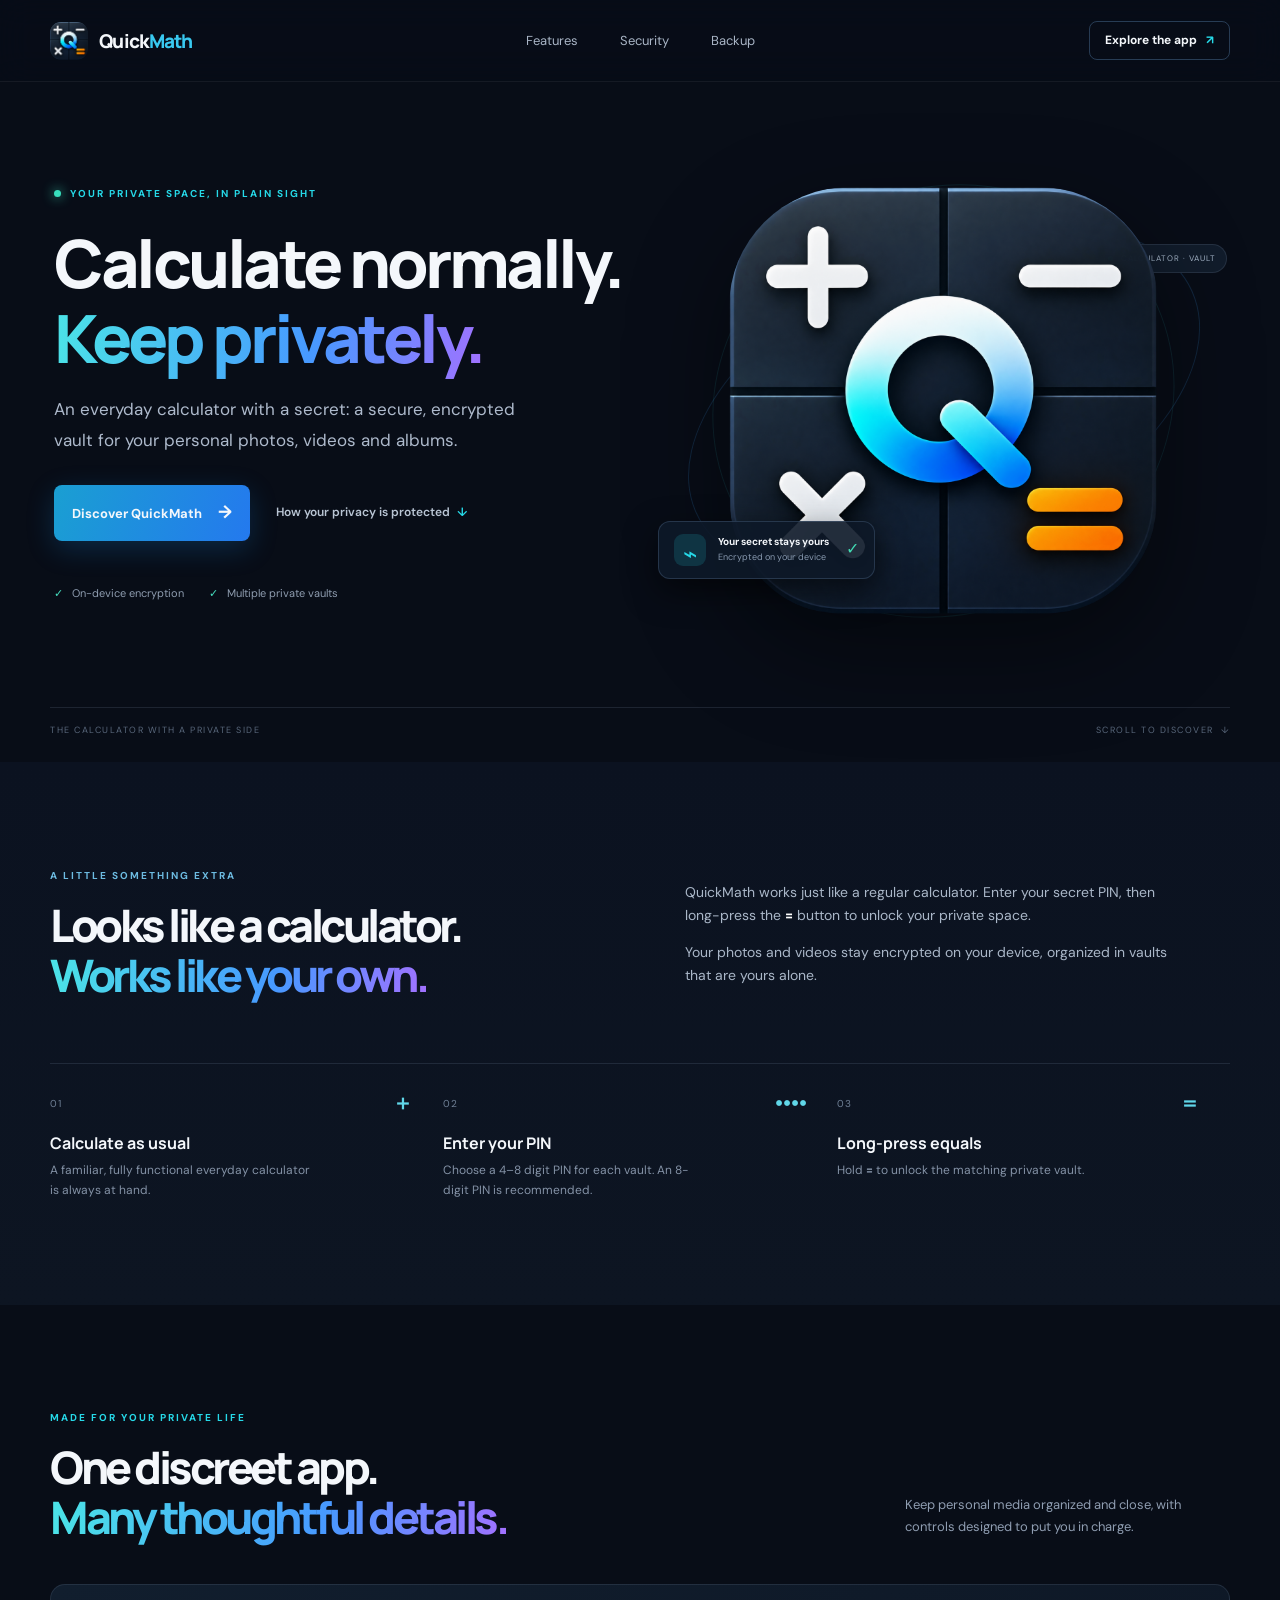
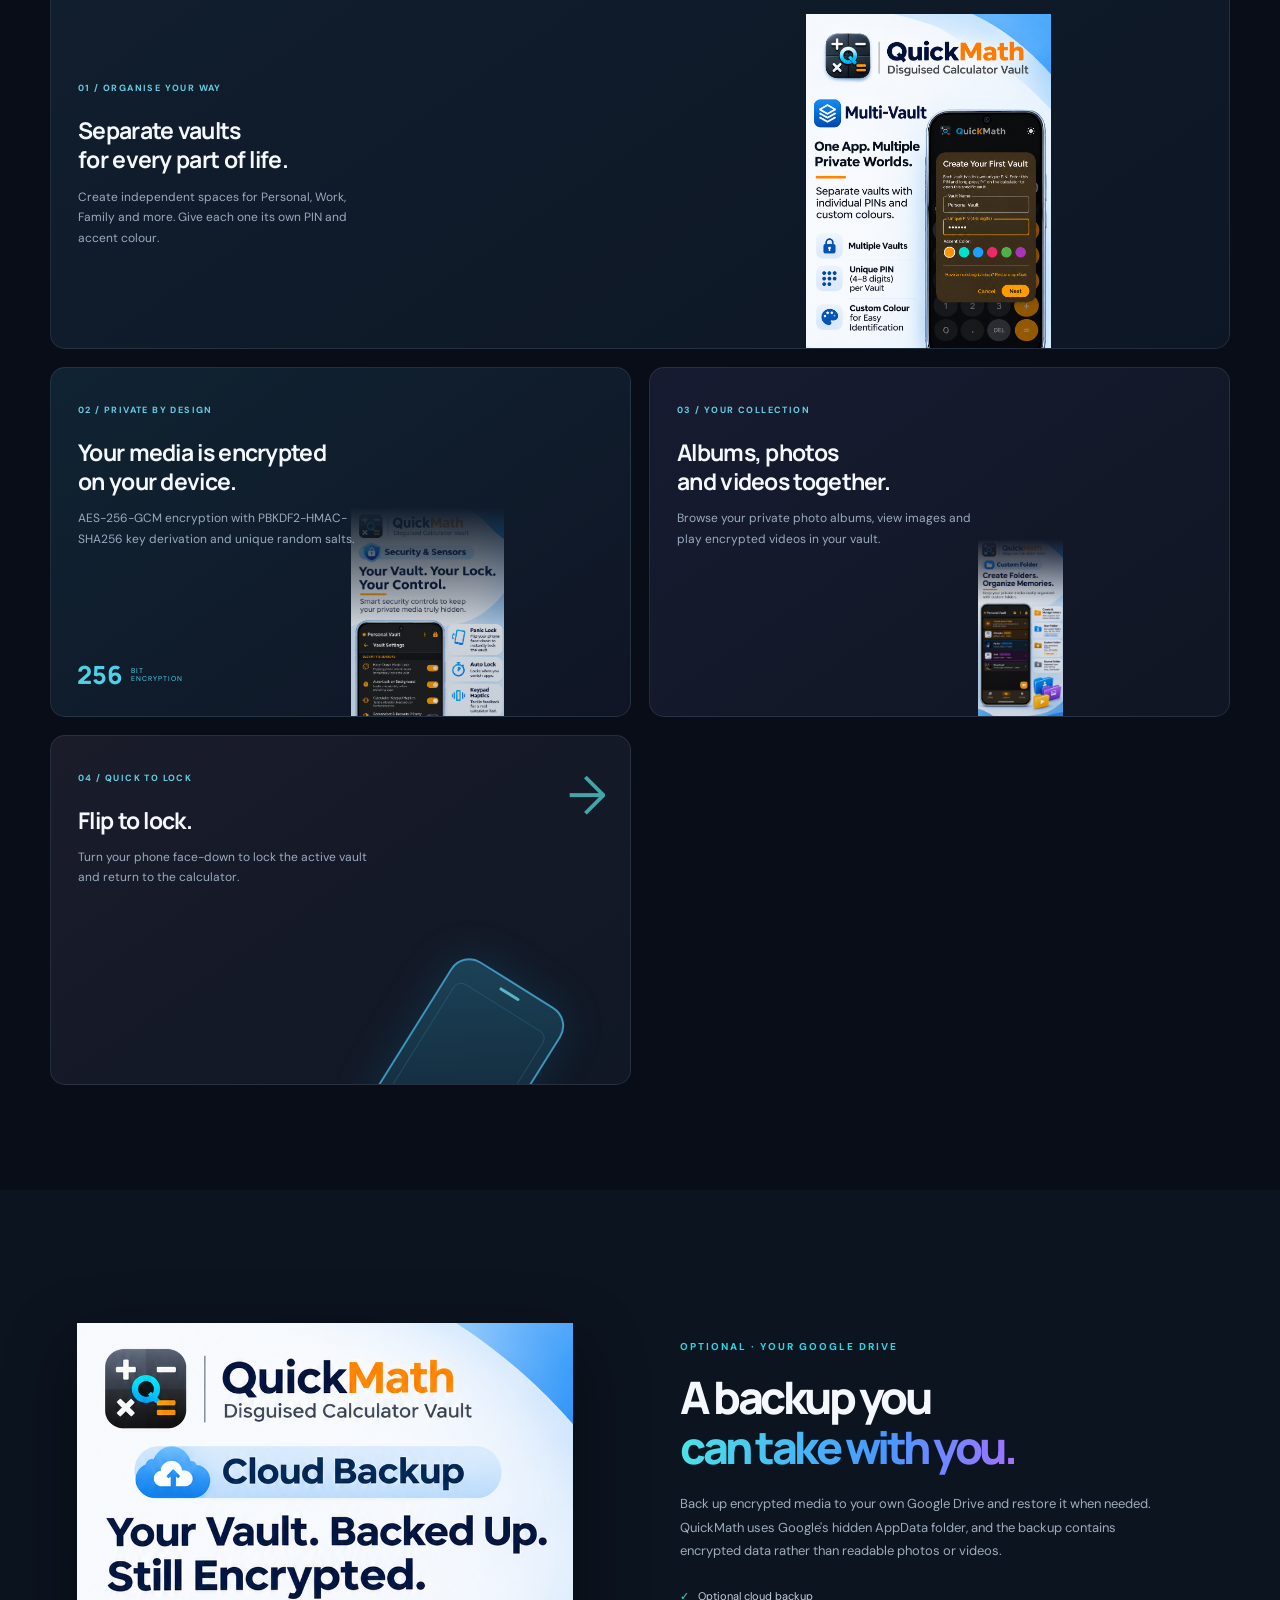
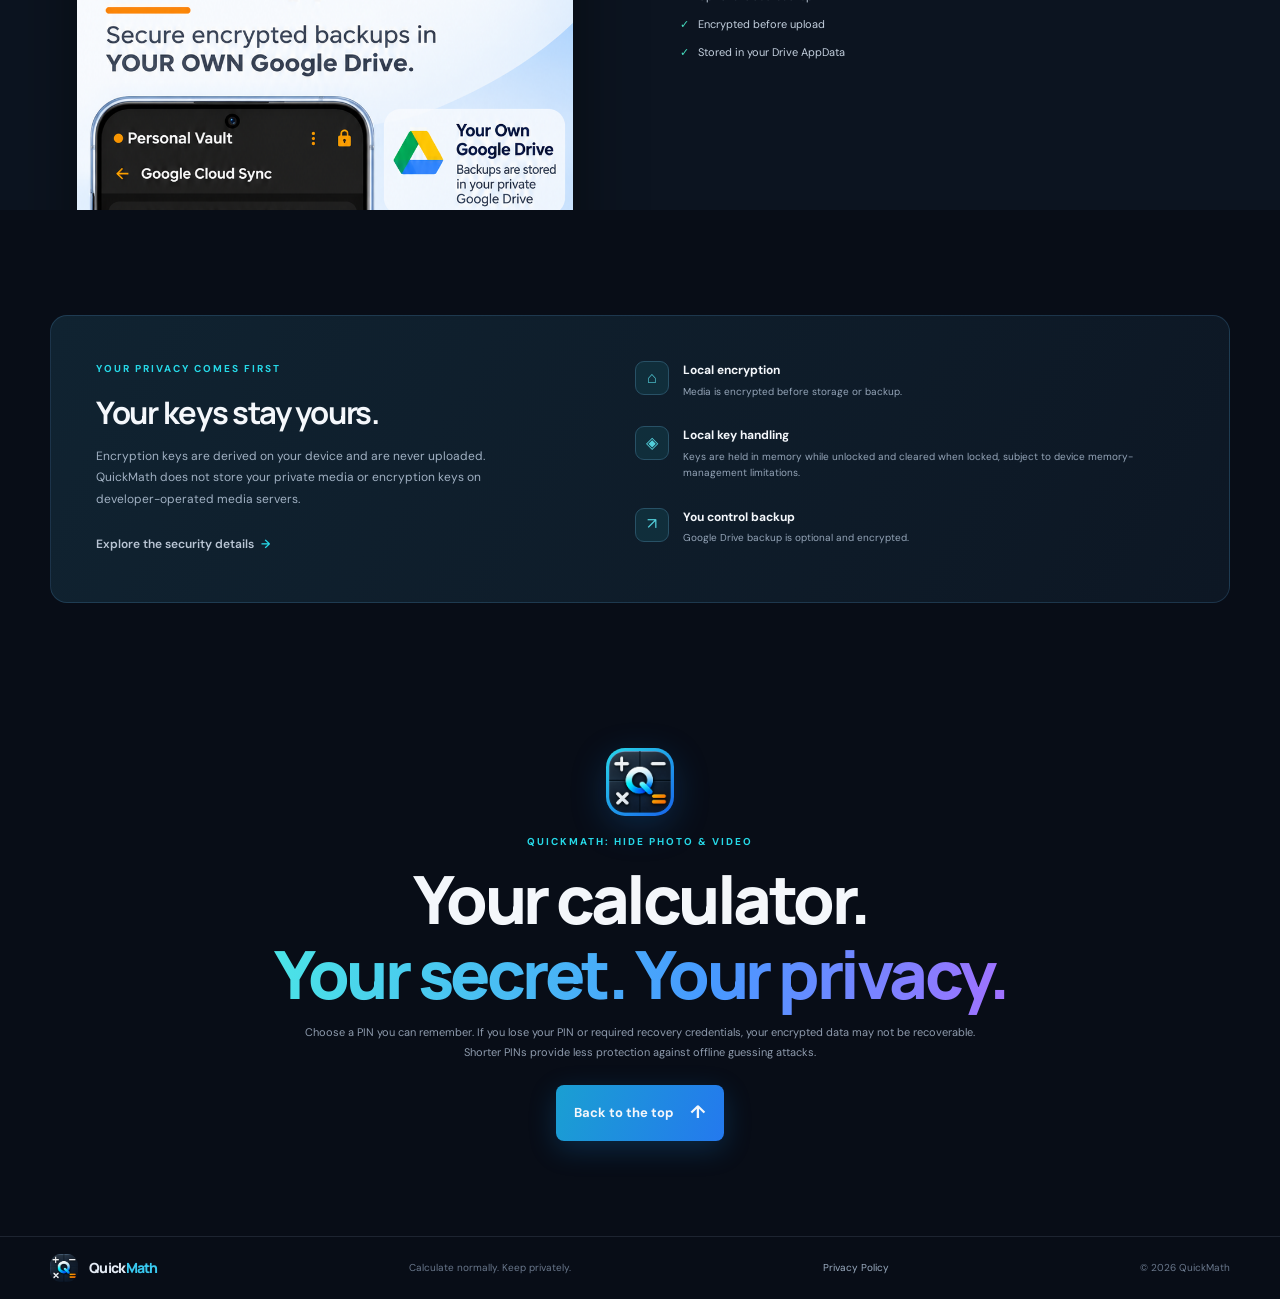
<file: index.html>
<!doctype html>
<html lang="en">
<head>
  <meta charset="utf-8">
  <meta name="viewport" content="width=device-width, initial-scale=1">
  <meta name="theme-color" content="#080d17">
  <meta name="description" content="QuickMath is an everyday calculator with a private, encrypted multi-vault for your photos and videos.">
  <title>QuickMath — Calculate Normally. Keep Privately.</title>
  <link rel="icon" type="image/png" href="Assets/QuickMath_icon.png">
  <link rel="preconnect" href="https://fonts.googleapis.com">
  <link rel="preconnect" href="https://fonts.gstatic.com" crossorigin>
  <link href="https://fonts.googleapis.com/css2?family=DM+Sans:wght@400;500;600;700&family=Manrope:wght@400;500;600;700;800&display=swap" rel="stylesheet">
  <link rel="stylesheet" href="styles.css">
</head>
<body>
  <header class="site-header">
    <a class="brand" href="#top" aria-label="QuickMath home"><img src="Assets/QuickMath_icon.png" alt="" width="42" height="42"><span>Quick<span class="brand-accent">Math</span></span></a>
    <nav aria-label="Main navigation">
      <a href="#features">Features</a><a href="#security">Security</a><a href="#backup">Backup</a>
    </nav>
    <a class="header-cta" href="#how-it-works">Explore the app <span aria-hidden="true">↗</span></a>
  </header>

  <main id="top">
    <section class="hero page-width">
      <div class="hero-copy">
        <div class="eyebrow"><span class="status-dot"></span> YOUR PRIVATE SPACE, IN PLAIN SIGHT</div>
        <h1>Calculate normally.<br><span>Keep privately.</span></h1>
        <p class="hero-lede">An everyday calculator with a secret: a secure, encrypted vault for your personal photos, videos and albums.</p>
        <div class="hero-actions"><a class="button button-primary" href="#how-it-works">Discover QuickMath <span aria-hidden="true">→</span></a><a class="text-link" href="#security">How your privacy is protected <span aria-hidden="true">↓</span></a></div>
        <div class="trust-row"><span><i>✓</i> On-device encryption</span><span><i>✓</i> Multiple private vaults</span></div>
      </div>
      <div class="hero-art" aria-label="QuickMath calculator app icon">
        <div class="orbit orbit-one"></div><div class="orbit orbit-two"></div>
        <div class="hero-glow"></div>
        <img src="Assets/QuickMath_icon.png" alt="QuickMath app icon: a calculator with a magnifying glass" width="520" height="520">
        <div class="floating-note"><span class="note-icon">⌁</span><span><strong>Your secret stays yours</strong><small>Encrypted on your device</small></span><span class="note-check">✓</span></div>
        <div class="tiny-chip"><span class="chip-dot"></span> CALCULATOR · VAULT</div>
      </div>
      <div class="hero-bottom"><span>THE CALCULATOR WITH A PRIVATE SIDE</span><span>SCROLL TO DISCOVER&nbsp; ↓</span></div>
    </section>

    <section class="intro-section section-pad" id="how-it-works">
      <div class="page-width intro-grid">
        <div><div class="eyebrow muted-eyebrow">A LITTLE SOMETHING EXTRA</div><h2>Looks like a calculator.<br><span>Works like your own.</span></h2></div>
        <div class="intro-text"><p>QuickMath works just like a regular calculator. Enter your secret PIN, then long-press the <strong>=</strong> button to unlock your private space.</p><p>Your photos and videos stay encrypted on your device, organized in vaults that are yours alone.</p></div>
      </div>
      <div class="page-width steps">
        <article><span class="step-number">01</span><span class="step-icon">＋</span><h3>Calculate as usual</h3><p>A familiar, fully functional everyday calculator is always at hand.</p></article>
        <article><span class="step-number">02</span><span class="step-icon">••••</span><h3>Enter your PIN</h3><p>Choose a 4–8 digit PIN for each vault. An 8-digit PIN is recommended.</p></article>
        <article><span class="step-number">03</span><span class="step-icon">＝</span><h3>Long-press equals</h3><p>Hold <strong>=</strong> to unlock the matching private vault.</p></article>
      </div>
    </section>

    <section class="features-section section-pad" id="features">
      <div class="page-width">
        <div class="section-heading"><div><div class="eyebrow">MADE FOR YOUR PRIVATE LIFE</div><h2>One discreet app.<br><span>Many thoughtful details.</span></h2></div><p>Keep personal media organized and close, with controls designed to put you in charge.</p></div>
        <div class="feature-grid">
          <article class="feature-card feature-wide"><div class="feature-copy"><span class="feature-kicker">01 / ORGANISE YOUR WAY</span><h3>Separate vaults<br>for every part of life.</h3><p>Create independent spaces for Personal, Work, Family and more. Give each one its own PIN and accent colour.</p></div><img src="Assets/QuickMath Multi-Vault Poster.png" alt="QuickMath multi-vault feature" loading="lazy"></article>
          <article class="feature-card feature-encryption" id="security"><span class="feature-kicker">02 / PRIVATE BY DESIGN</span><h3>Your media is encrypted<br>on your device.</h3><p>AES-256-GCM encryption with PBKDF2-HMAC-SHA256 key derivation and unique random salts.</p><div class="security-stamp"><span>256</span><small>BIT<br>ENCRYPTION</small></div><img src="Assets/QuickMath Vault Security Poster.png" alt="QuickMath vault security" loading="lazy"></article>
          <article class="feature-card feature-organization"><span class="feature-kicker">03 / YOUR COLLECTION</span><h3>Albums, photos<br>and videos together.</h3><p>Browse your private photo albums, view images and play encrypted videos in your vault.</p><img src="Assets/QuickMath Folder Organization Poster.png" alt="Organize private media in QuickMath" loading="lazy"></article>
          <article class="feature-card feature-panic"><span class="feature-kicker">04 / QUICK TO LOCK</span><div class="panic-icon">↘</div><h3>Flip to lock.</h3><p>Turn your phone face-down to lock the active vault and return to the calculator.</p><div class="phone-graphic"><span></span><i></i></div></article>
        </div>
      </div>
    </section>

    <section class="backup-section section-pad" id="backup">
      <div class="page-width backup-grid">
        <div class="backup-art"><div class="backup-orb"></div><img src="Assets/QuickMath Cloud Backup Vault.png" alt="QuickMath encrypted Google Drive backup" loading="lazy"></div>
        <div class="backup-copy"><div class="eyebrow">OPTIONAL · YOUR GOOGLE DRIVE</div><h2>A backup you<br><span>can take with you.</span></h2><p>Back up encrypted media to your own Google Drive and restore it when needed. QuickMath uses Google's hidden AppData folder, and the backup contains encrypted data rather than readable photos or videos.</p><div class="backup-points"><span><i>✓</i> Optional cloud backup</span><span><i>✓</i> Encrypted before upload</span><span><i>✓</i> Stored in your Drive AppData</span></div></div>
      </div>
    </section>

    <section class="privacy-section section-pad">
      <div class="page-width privacy-panel"><div class="privacy-copy"><div class="eyebrow">YOUR PRIVACY COMES FIRST</div><h2>Your keys stay yours.</h2><p>Encryption keys are derived on your device and are never uploaded. QuickMath does not store your private media or encryption keys on developer-operated media servers.</p><a class="text-link" href="#security">Explore the security details <span aria-hidden="true">→</span></a></div><div class="privacy-facts"><div><span class="fact-icon">⌂</span><span><strong>Local encryption</strong><small>Media is encrypted before storage or backup.</small></span></div><div><span class="fact-icon">◈</span><span><strong>Local key handling</strong><small>Keys are held in memory while unlocked and cleared when locked, subject to device memory-management limitations.</small></span></div><div><span class="fact-icon">↗</span><span><strong>You control backup</strong><small>Google Drive backup is optional and encrypted.</small></span></div></div></div>
    </section>

    <section class="closing-section page-width"><div class="closing-icon"><img src="Assets/QuickMath_icon.png" alt="" loading="lazy"></div><div class="eyebrow">QUICKMATH: HIDE PHOTO &amp; VIDEO</div><h2>Your calculator.<br><span>Your secret. Your privacy.</span></h2><p>Choose a PIN you can remember. If you lose your PIN or required recovery credentials, your encrypted data may not be recoverable. Shorter PINs provide less protection against offline guessing attacks.</p><a class="button button-primary" href="#top">Back to the top <span aria-hidden="true">↑</span></a></section>
  </main>
  <footer class="site-footer"><div class="page-width footer-inner"><a class="brand" href="#top"><img src="Assets/QuickMath_icon.png" alt="" width="32" height="32"><span>Quick<span class="brand-accent">Math</span></span></a><span>Calculate normally. Keep privately.</span><a href="privacy-policy.html">Privacy Policy</a><span>© <span id="year">2026</span> QuickMath</span></div></footer>
  <script>document.getElementById('year').textContent = new Date().getFullYear();</script>
</body>
</html>
</file>
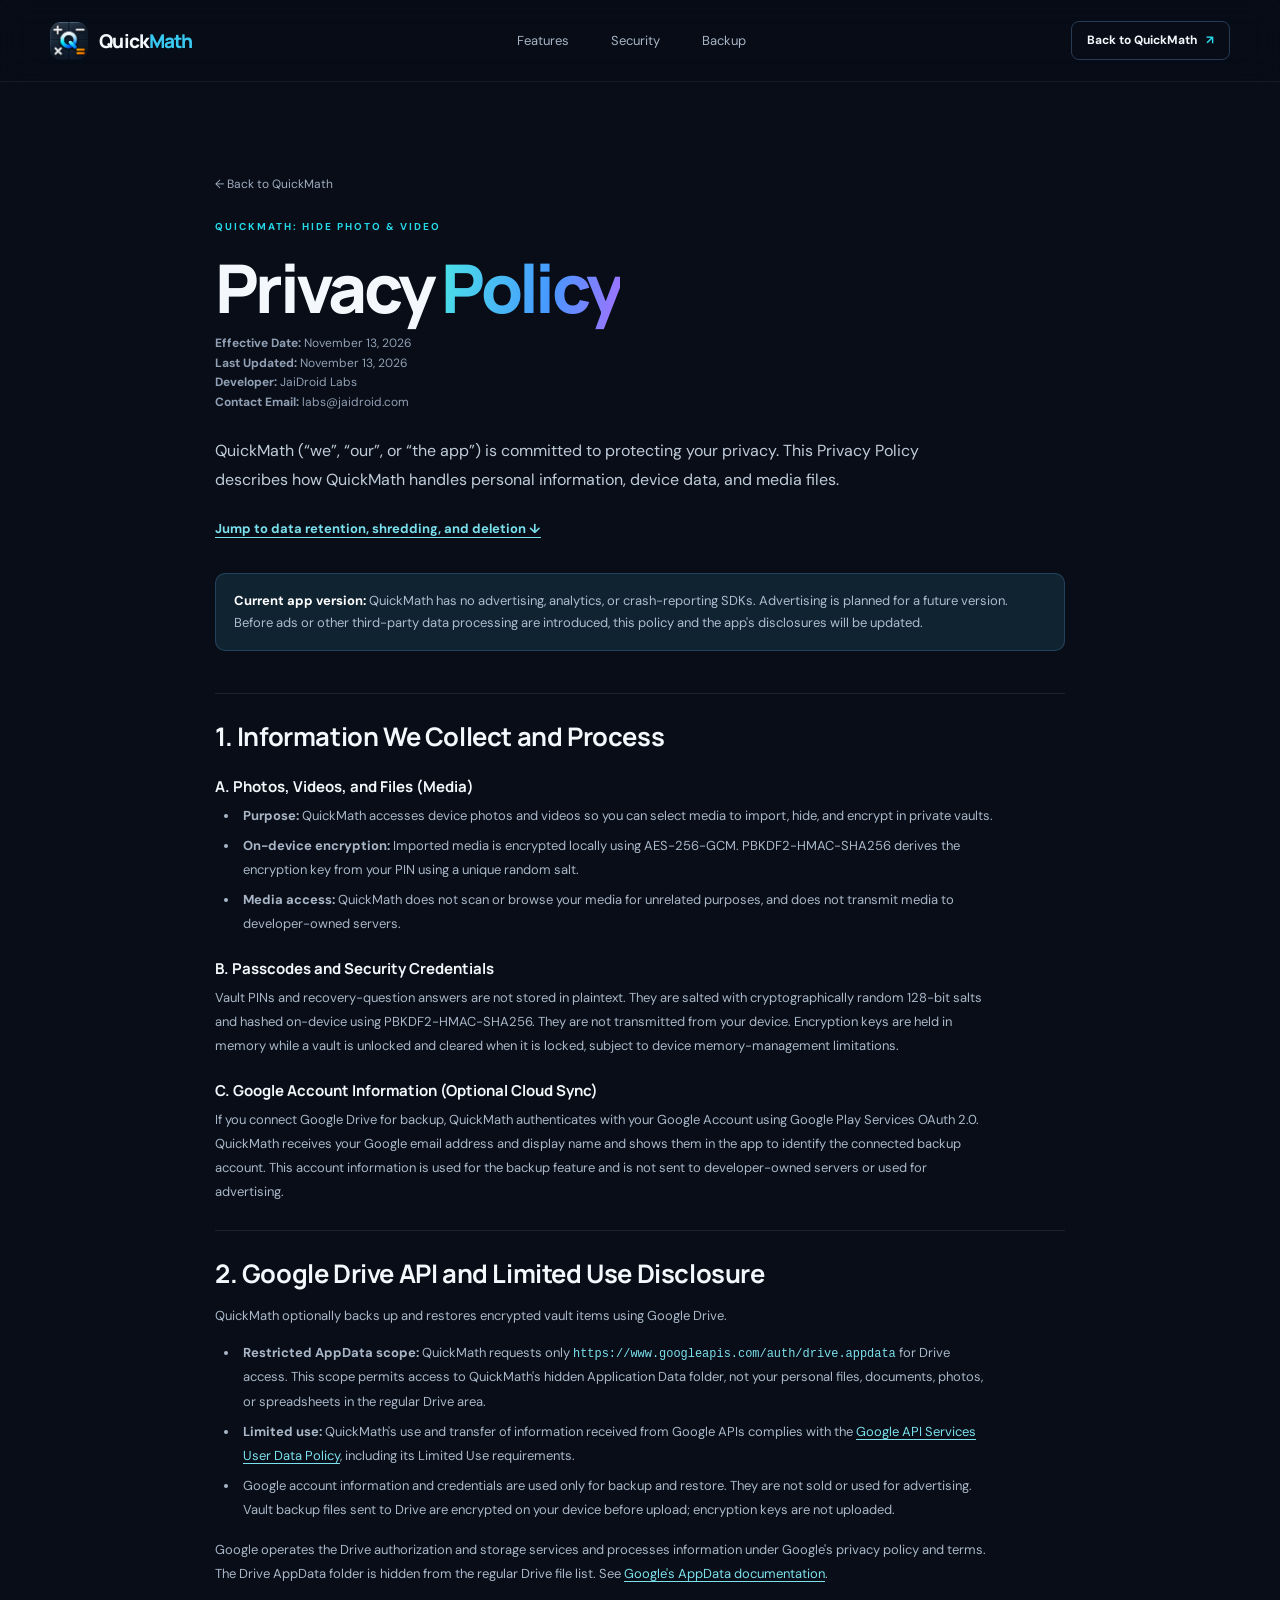
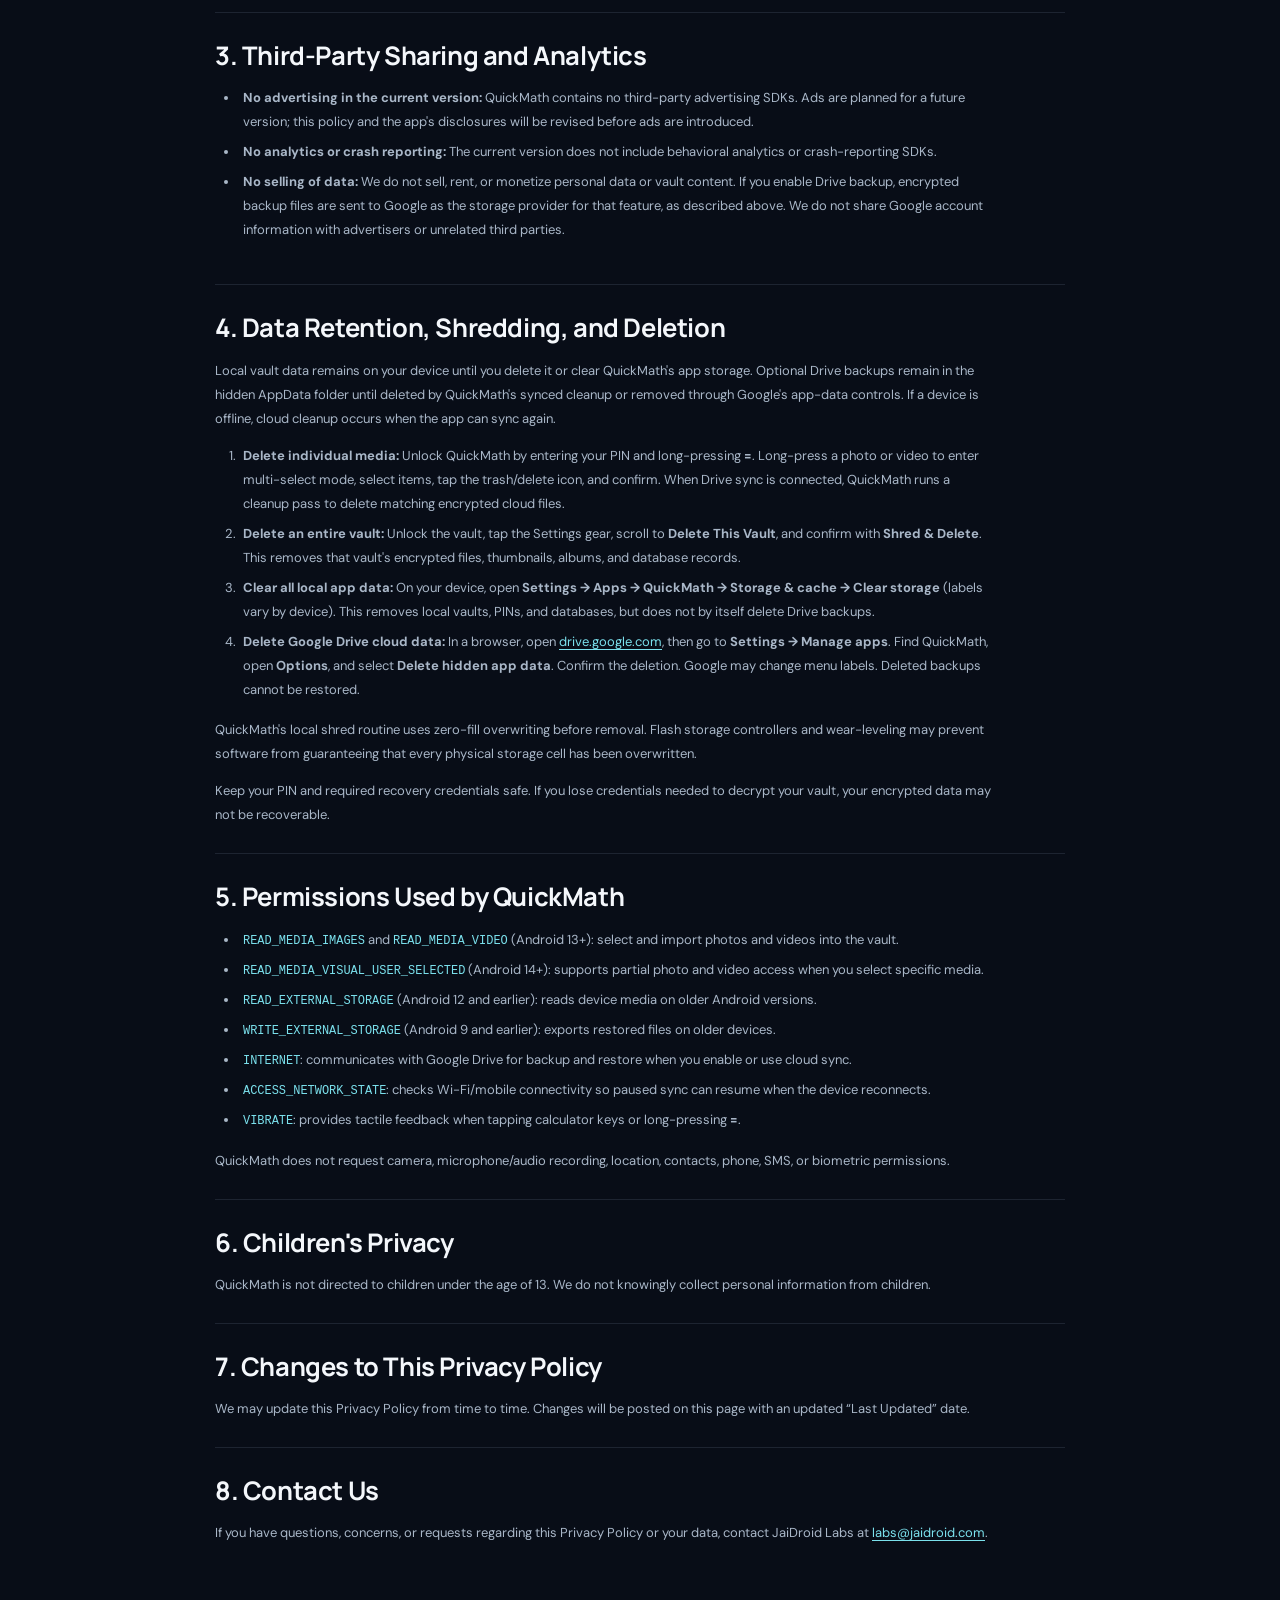
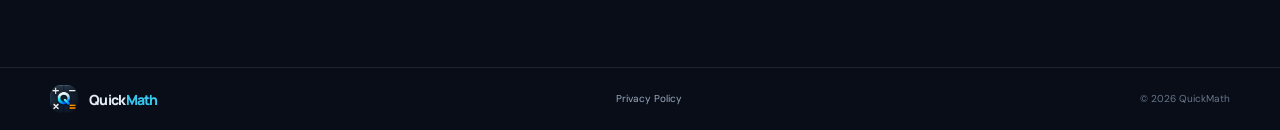
<file: privacy-policy.html>
<!doctype html>
<html lang="en">
<head>
  <meta charset="utf-8">
  <meta name="viewport" content="width=device-width, initial-scale=1">
  <meta name="theme-color" content="#080d17">
  <meta name="description" content="Privacy Policy for QuickMath: Hide Photo & Video, including on-device AES-256-GCM encryption and optional Google Drive backups.">
  <title>Privacy Policy — QuickMath</title>
  <link rel="icon" type="image/png" href="Assets/QuickMath_icon.png">
  <link rel="preconnect" href="https://fonts.googleapis.com">
  <link rel="preconnect" href="https://fonts.gstatic.com" crossorigin>
  <link href="https://fonts.googleapis.com/css2?family=DM+Sans:wght@400;500;600;700&family=Manrope:wght@400;500;600;700;800&display=swap" rel="stylesheet">
  <link rel="stylesheet" href="styles.css">
</head>
<body>
  <header class="site-header">
    <a class="brand" href="index.html" aria-label="QuickMath home"><img src="Assets/QuickMath_icon.png" alt="" width="42" height="42"><span>Quick<span class="brand-accent">Math</span></span></a>
    <nav aria-label="Main navigation"><a href="index.html#features">Features</a><a href="index.html#security">Security</a><a href="index.html#backup">Backup</a></nav>
    <a class="header-cta" href="index.html">Back to QuickMath <span aria-hidden="true">↗</span></a>
  </header>

  <main class="policy-page page-width">
    <a class="policy-back" href="index.html">← Back to QuickMath</a>
    <div class="eyebrow">QUICKMATH: HIDE PHOTO &amp; VIDEO</div>
    <h1>Privacy <span>Policy</span></h1>
    <p class="policy-updated"><strong>Effective Date:</strong> November 13, 2026<br><strong>Last Updated:</strong> November 13, 2026<br><strong>Developer:</strong> JaiDroid Labs<br><strong>Contact Email:</strong> <a href="mailto:labs@jaidroid.com">labs@jaidroid.com</a></p>
    <p class="policy-intro">QuickMath (“we”, “our”, or “the app”) is committed to protecting your privacy. This Privacy Policy describes how QuickMath handles personal information, device data, and media files.</p>
    <p class="policy-jump"><a href="#DataDeletion">Jump to data retention, shredding, and deletion ↓</a></p>

    <div class="policy-notice"><strong>Current app version:</strong> QuickMath has no advertising, analytics, or crash-reporting SDKs. Advertising is planned for a future version. Before ads or other third-party data processing are introduced, this policy and the app's disclosures will be updated.</div>

    <section class="policy-section">
      <h2>1. Information We Collect and Process</h2>
      <h3>A. Photos, Videos, and Files (Media)</h3>
      <ul><li><strong>Purpose:</strong> QuickMath accesses device photos and videos so you can select media to import, hide, and encrypt in private vaults.</li><li><strong>On-device encryption:</strong> Imported media is encrypted locally using AES-256-GCM. PBKDF2-HMAC-SHA256 derives the encryption key from your PIN using a unique random salt.</li><li><strong>Media access:</strong> QuickMath does not scan or browse your media for unrelated purposes, and does not transmit media to developer-owned servers.</li></ul>
      <h3>B. Passcodes and Security Credentials</h3>
      <p>Vault PINs and recovery-question answers are not stored in plaintext. They are salted with cryptographically random 128-bit salts and hashed on-device using PBKDF2-HMAC-SHA256. They are not transmitted from your device. Encryption keys are held in memory while a vault is unlocked and cleared when it is locked, subject to device memory-management limitations.</p>
      <h3>C. Google Account Information (Optional Cloud Sync)</h3>
      <p>If you connect Google Drive for backup, QuickMath authenticates with your Google Account using Google Play Services OAuth 2.0. QuickMath receives your Google email address and display name and shows them in the app to identify the connected backup account. This account information is used for the backup feature and is not sent to developer-owned servers or used for advertising.</p>
    </section>

    <section class="policy-section">
      <h2>2. Google Drive API and Limited Use Disclosure</h2>
      <p>QuickMath optionally backs up and restores encrypted vault items using Google Drive.</p>
      <ul><li><strong>Restricted AppData scope:</strong> QuickMath requests only <code>https://www.googleapis.com/auth/drive.appdata</code> for Drive access. This scope permits access to QuickMath's hidden Application Data folder, not your personal files, documents, photos, or spreadsheets in the regular Drive area.</li><li><strong>Limited use:</strong> QuickMath's use and transfer of information received from Google APIs complies with the <a href="https://developers.google.com/terms/api-services-user-data-policy">Google API Services User Data Policy</a>, including its Limited Use requirements.</li><li>Google account information and credentials are used only for backup and restore. They are not sold or used for advertising. Vault backup files sent to Drive are encrypted on your device before upload; encryption keys are not uploaded.</li></ul>
      <p>Google operates the Drive authorization and storage services and processes information under Google's privacy policy and terms. The Drive AppData folder is hidden from the regular Drive file list. See <a href="https://developers.google.com/workspace/drive/api/guides/appdata">Google's AppData documentation</a>.</p>
    </section>

    <section class="policy-section">
      <h2>3. Third-Party Sharing and Analytics</h2>
      <ul><li><strong>No advertising in the current version:</strong> QuickMath contains no third-party advertising SDKs. Ads are planned for a future version; this policy and the app's disclosures will be revised before ads are introduced.</li><li><strong>No analytics or crash reporting:</strong> The current version does not include behavioral analytics or crash-reporting SDKs.</li><li><strong>No selling of data:</strong> We do not sell, rent, or monetize personal data or vault content. If you enable Drive backup, encrypted backup files are sent to Google as the storage provider for that feature, as described above. We do not share Google account information with advertisers or unrelated third parties.</li></ul>
    </section>

    <section class="policy-section" id="DataDeletion">
      <h2>4. Data Retention, Shredding, and Deletion</h2>
      <p>Local vault data remains on your device until you delete it or clear QuickMath's app storage. Optional Drive backups remain in the hidden AppData folder until deleted by QuickMath's synced cleanup or removed through Google's app-data controls. If a device is offline, cloud cleanup occurs when the app can sync again.</p>
      <ol><li><strong>Delete individual media:</strong> Unlock QuickMath by entering your PIN and long-pressing <strong>=</strong>. Long-press a photo or video to enter multi-select mode, select items, tap the trash/delete icon, and confirm. When Drive sync is connected, QuickMath runs a cleanup pass to delete matching encrypted cloud files.</li><li><strong>Delete an entire vault:</strong> Unlock the vault, tap the Settings gear, scroll to <strong>Delete This Vault</strong>, and confirm with <strong>Shred &amp; Delete</strong>. This removes that vault's encrypted files, thumbnails, albums, and database records.</li><li><strong>Clear all local app data:</strong> On your device, open <strong>Settings → Apps → QuickMath → Storage &amp; cache → Clear storage</strong> (labels vary by device). This removes local vaults, PINs, and databases, but does not by itself delete Drive backups.</li><li><strong>Delete Google Drive cloud data:</strong> In a browser, open <a href="https://drive.google.com">drive.google.com</a>, then go to <strong>Settings → Manage apps</strong>. Find QuickMath, open <strong>Options</strong>, and select <strong>Delete hidden app data</strong>. Confirm the deletion. Google may change menu labels. Deleted backups cannot be restored.</li></ol>
      <p>QuickMath's local shred routine uses zero-fill overwriting before removal. Flash storage controllers and wear-leveling may prevent software from guaranteeing that every physical storage cell has been overwritten.</p>
      <p>Keep your PIN and required recovery credentials safe. If you lose credentials needed to decrypt your vault, your encrypted data may not be recoverable.</p>
    </section>

    <section class="policy-section">
      <h2>5. Permissions Used by QuickMath</h2>
      <ul><li><code>READ_MEDIA_IMAGES</code> and <code>READ_MEDIA_VIDEO</code> (Android 13+): select and import photos and videos into the vault.</li><li><code>READ_MEDIA_VISUAL_USER_SELECTED</code> (Android 14+): supports partial photo and video access when you select specific media.</li><li><code>READ_EXTERNAL_STORAGE</code> (Android 12 and earlier): reads device media on older Android versions.</li><li><code>WRITE_EXTERNAL_STORAGE</code> (Android 9 and earlier): exports restored files on older devices.</li><li><code>INTERNET</code>: communicates with Google Drive for backup and restore when you enable or use cloud sync.</li><li><code>ACCESS_NETWORK_STATE</code>: checks Wi-Fi/mobile connectivity so paused sync can resume when the device reconnects.</li><li><code>VIBRATE</code>: provides tactile feedback when tapping calculator keys or long-pressing <strong>=</strong>.</li></ul>
      <p>QuickMath does not request camera, microphone/audio recording, location, contacts, phone, SMS, or biometric permissions.</p>
    </section>

    <section class="policy-section">
      <h2>6. Children's Privacy</h2>
      <p>QuickMath is not directed to children under the age of 13. We do not knowingly collect personal information from children.</p>
    </section>

    <section class="policy-section">
      <h2>7. Changes to This Privacy Policy</h2>
      <p>We may update this Privacy Policy from time to time. Changes will be posted on this page with an updated “Last Updated” date.</p>
    </section>

    <section class="policy-section policy-contact">
      <h2>8. Contact Us</h2>
      <p>If you have questions, concerns, or requests regarding this Privacy Policy or your data, contact JaiDroid Labs at <a href="mailto:labs@jaidroid.com">labs@jaidroid.com</a>.</p>
    </section>
  </main>

  <footer class="site-footer"><div class="page-width footer-inner"><a class="brand" href="index.html"><img src="Assets/QuickMath_icon.png" alt="" width="32" height="32"><span>Quick<span class="brand-accent">Math</span></span></a><a href="privacy-policy.html">Privacy Policy</a><span>© <span id="year">2026</span> QuickMath</span></div></footer>
  <script>document.getElementById('year').textContent = new Date().getFullYear();</script>
</body>
</html>
</file>
<file: styles.css>
:root{color-scheme:dark;--bg:#080d17;--panel:#0e1624;--panel2:#111d2c;--text:#f4f7fb;--muted:#a7b2c2;--soft:#718096;--line:rgba(166,190,221,.13);--cyan:#26d9e8;--blue:#408dff;--orange:#ffad35;--font:'DM Sans',sans-serif;--display:'Manrope',sans-serif}*{box-sizing:border-box}html{scroll-behavior:smooth;scroll-padding-top:90px}body{margin:0;background:var(--bg);color:var(--text);font-family:var(--font);font-size:16px;line-height:1.65}a{color:inherit;text-decoration:none}.page-width{width:min(1180px,calc(100% - 64px));margin-inline:auto}.site-header{height:82px;padding:0 max(32px,calc((100vw - 1180px)/2));display:flex;align-items:center;justify-content:space-between;border-bottom:1px solid rgba(255,255,255,.06);position:sticky;top:0;z-index:10;background:rgba(8,13,23,.87);backdrop-filter:blur(16px)}.brand{display:flex;align-items:center;gap:11px;font:800 19px var(--display);letter-spacing:-.7px}.brand img{width:38px;height:38px;border-radius:11px;object-fit:cover}.brand-accent{color:#39c9f0}.site-header nav{display:flex;gap:38px;color:#a9b5c6;font-size:13px}.site-header nav a:hover,.text-link:hover{color:var(--cyan)}.header-cta{border:1px solid rgba(115,170,225,.3);padding:9px 15px;border-radius:8px;font-size:12px;font-weight:700}.header-cta span{color:var(--cyan);margin-left:6px}.hero{min-height:680px;display:grid;grid-template-columns:1.03fr .97fr;align-items:center;position:relative;padding-top:34px;padding-bottom:75px}.hero-copy{padding:0 0 15px 4px;position:relative;z-index:1}.eyebrow{font-size:10px;letter-spacing:2px;font-weight:700;color:var(--cyan);display:flex;align-items:center;gap:9px}.status-dot,.chip-dot{width:7px;height:7px;border-radius:50%;background:#38debd;box-shadow:0 0 12px #38debd}.hero h1,.section-heading h2,.intro-grid h2,.backup-copy h2,.closing-section h2{font:800 clamp(42px,5.7vw,69px)/1.12 var(--display);letter-spacing:-3.5px;margin:24px 0 19px}.hero h1 span,.intro-grid h2 span,.section-heading h2 span,.backup-copy h2 span,.closing-section h2 span{background:linear-gradient(100deg,#4be2e7 2%,#4799ff 60%,#a271ff 100%);-webkit-background-clip:text;background-clip:text;color:transparent}.hero-lede{max-width:490px;color:#aebacc;font-size:17px;line-height:1.8}.hero-actions{display:flex;align-items:center;gap:26px;margin-top:30px}.button{display:inline-flex;align-items:center;gap:16px;padding:13px 18px;border-radius:8px;font-weight:700;font-size:13px;transition:transform .2s,box-shadow .2s}.button:hover{transform:translateY(-2px)}.button-primary{background:linear-gradient(110deg,#1a9fd2,#2479ee);box-shadow:0 8px 28px rgba(24,142,231,.22)}.button-primary span{font-size:18px}.text-link{font-size:12px;font-weight:600;color:#b9c5d4}.text-link span{color:var(--cyan);margin-left:4px}.trust-row{display:flex;gap:25px;margin-top:43px;color:#8e9caf;font-size:11px}.trust-row i,.backup-points i{font-style:normal;color:#46dfc0;margin-right:6px}.hero-art{height:520px;position:relative;display:grid;place-items:center}.hero-art img{width:min(78%,430px);aspect-ratio:1;object-fit:cover;border-radius:28%;position:relative;z-index:1;filter:drop-shadow(0 35px 50px rgba(0,0,0,.45));animation:float 6s ease-in-out infinite}.hero-glow{position:absolute;width:75%;height:75%;border-radius:50%;background:radial-gradient(circle,rgba(0,180,255,.21),rgba(33,70,201,.11) 42%,transparent 70%);filter:blur(12px)}.orbit{position:absolute;border:1px solid rgba(66,165,255,.17);border-radius:50%;transform:rotate(-24deg)}.orbit-one{width:95%;height:58%}.orbit-two{width:82%;height:82%;border-color:rgba(64,222,231,.1)}.floating-note{position:absolute;z-index:2;left:0;bottom:83px;display:flex;gap:12px;align-items:center;padding:12px 15px;background:rgba(14,25,40,.9);border:1px solid rgba(133,177,218,.2);border-radius:12px;box-shadow:0 12px 32px #0008}.note-icon{width:32px;height:32px;display:grid;place-items:center;border-radius:9px;background:#0f3443;color:var(--cyan);font-size:24px}.floating-note strong,.floating-note small{display:block}.floating-note strong{font-size:10px}.floating-note small{font-size:9px;color:#8798ae}.note-check{color:#42dbb3;margin-left:5px}.tiny-chip{position:absolute;right:3px;top:102px;padding:7px 10px;border:1px solid var(--line);border-radius:20px;font-size:8px;letter-spacing:1px;color:#a5b5c8;background:#111c2b}.chip-dot{display:inline-block;width:5px;height:5px;margin-right:5px}.hero-bottom{position:absolute;bottom:24px;left:0;right:0;border-top:1px solid var(--line);padding-top:15px;display:flex;justify-content:space-between;color:#59677b;font-size:9px;letter-spacing:1.5px}.section-pad{padding:105px 0}.intro-section{background:linear-gradient(180deg,#0b1220,#0d1522)}.intro-grid{display:grid;grid-template-columns:1fr 1fr;gap:95px;align-items:center}.muted-eyebrow{color:#6dbce2}.intro-grid h2,.section-heading h2,.backup-copy h2{font-size:42px;letter-spacing:-2px;margin:16px 0 0}.intro-text{color:#aab7c8;font-size:14px;max-width:490px}.intro-text p+p{margin-top:12px}.intro-text strong{color:#fff}.steps{display:grid;grid-template-columns:repeat(3,1fr);margin-top:62px;border-top:1px solid var(--line)}.steps article{padding:25px 32px 0 0;position:relative}.step-number{font-size:10px;color:#708096;letter-spacing:1px}.step-icon{position:absolute;right:30px;top:22px;color:#60d6e8;font-size:21px;font-weight:700}.steps h3{font:700 16px var(--display);margin:16px 0 7px}.steps p{color:#8492a6;font-size:12px;max-width:270px;margin:0}.features-section{background:#080d17}.section-heading{display:flex;align-items:end;justify-content:space-between;margin-bottom:42px}.section-heading h2{margin-top:15px}.section-heading>p{color:#8f9db1;font-size:13px;max-width:325px;margin:0 0 5px}.feature-grid{display:grid;grid-template-columns:1fr 1fr;gap:18px}.feature-card{position:relative;overflow:hidden;min-height:325px;border:1px solid var(--line);border-radius:15px;background:linear-gradient(145deg,#111e2e,#0d1624);padding:27px}.feature-kicker{color:#66cde2;font-size:9px;letter-spacing:1.4px;font-weight:700}.feature-card h3{font:700 23px/1.28 var(--display);letter-spacing:-.7px;margin:16px 0 10px;position:relative;z-index:1}.feature-card p{font-size:12px;line-height:1.7;color:#9aabc0;max-width:300px;position:relative;z-index:1}.feature-wide{min-height:365px;grid-column:1 / -1;display:flex;align-items:center}.feature-wide img{position:absolute;right:-2%;bottom:-28%;width:55%;height:120%;object-fit:contain;object-position:center;mask-image:linear-gradient(90deg,transparent 0%,black 25%);}.feature-wide .feature-copy{position:relative;z-index:1;width:48%}.feature-encryption,.feature-organization{min-height:350px}.feature-encryption{background:linear-gradient(145deg,#102332,#101525)}.feature-encryption img{position:absolute;right:-10%;bottom:-35%;width:90%;height:95%;object-fit:contain;opacity:.83;mask-image:linear-gradient(180deg,transparent 0%,black 36%)}.security-stamp{position:absolute;z-index:2;bottom:24px;left:26px;display:flex;align-items:center;gap:8px;color:#50cfe6}.security-stamp span{font:800 25px var(--display)}.security-stamp small{font-size:7px;line-height:1.15;letter-spacing:1px}.feature-organization{background:linear-gradient(145deg,#171b31,#101623)}.feature-organization img{position:absolute;width:80%;height:53%;object-fit:contain;bottom:-2%;right:-4%;opacity:.88;mask-image:linear-gradient(180deg,transparent 0%,black 35%)}.feature-panic{background:linear-gradient(145deg,#1a1c2a,#101725);min-height:350px}.panic-icon{position:absolute;right:28px;top:18px;font-size:50px;color:#51d5d3;transform:rotate(-45deg);opacity:.75}.phone-graphic{position:absolute;width:130px;height:190px;right:17%;bottom:-76px;border:2px solid #3e95bb;border-radius:22px;transform:rotate(32deg);background:linear-gradient(145deg,#1c4358,#102133);box-shadow:0 0 45px #139ec92b}.phone-graphic span{position:absolute;top:9px;left:40%;width:23px;height:3px;background:#5bb3c3;border-radius:4px}.phone-graphic i{position:absolute;inset:25px 10px;border:1px solid #3988a54d;border-radius:9px}.backup-section{background:#0c1420;overflow:hidden}.backup-grid{display:grid;grid-template-columns:1fr 1fr;gap:80px;align-items:center}.backup-art{height:410px;position:relative;display:grid;place-items:center}.backup-art img{width:95%;height:95%;object-fit:contain;position:relative;z-index:1;filter:drop-shadow(0 25px 35px #0007)}.backup-orb{position:absolute;width:68%;height:68%;border-radius:50%;background:radial-gradient(circle,#204c71,transparent 68%);filter:blur(24px)}.backup-copy h2{font-size:42px}.backup-copy>p{font-size:13px;color:#9eacbe;line-height:1.8;max-width:490px;margin:20px 0}.backup-points{display:grid;gap:10px;margin-top:24px;color:#c3cfdd;font-size:11px}.privacy-section{padding-top:80px;padding-bottom:92px}.privacy-panel{display:grid;grid-template-columns:.9fr 1.1fr;gap:90px;border:1px solid rgba(92,164,218,.2);background:linear-gradient(120deg,#102331,#0d1724);border-radius:17px;padding:45px}.privacy-copy h2{font:700 31px var(--display);letter-spacing:-1.3px;margin:13px 0}.privacy-copy p{font-size:12px;color:#a0b0c2;line-height:1.8;max-width:410px;margin-bottom:20px}.privacy-facts{display:grid;gap:16px}.privacy-facts>div{display:flex;align-items:flex-start;gap:14px}.fact-icon{width:34px;height:34px;flex:0 0 34px;border:1px solid #285166;background:#102e3b;border-radius:9px;display:grid;place-items:center;color:#53d0dc}.privacy-facts strong,.privacy-facts small{display:block}.privacy-facts strong{font-size:12px}.privacy-facts small{font-size:10px;color:#95a5b8;line-height:1.6;margin-top:3px}.closing-section{text-align:center;padding-top:40px;padding-bottom:95px}.closing-icon{width:68px;height:68px;padding:3px;margin:0 auto 18px;border-radius:19px;background:linear-gradient(140deg,#28d8e9,#1763ea);box-shadow:0 10px 35px #146cc344}.closing-icon img{width:100%;height:100%;border-radius:16px}.closing-section .eyebrow{justify-content:center}.closing-section h2{font-size:42px;letter-spacing:-2px;margin:12px 0}.closing-section>p{max-width:690px;margin:0 auto 22px;color:#8e9bad;font-size:11px;line-height:1.8}.site-footer{border-top:1px solid var(--line);padding:17px 0}.footer-inner{display:flex;align-items:center;justify-content:space-between;color:#69778b;font-size:10px}.footer-inner .brand{color:#e4ebf5;font-size:14px}.footer-inner .brand img{width:28px;height:28px}.footer-inner .brand-accent{color:#39c9f0}@keyframes float{0%,100%{transform:translateY(0)}50%{transform:translateY(-10px)}}@media(max-width:800px){.page-width{width:min(100% - 40px,620px)}.site-header{height:70px;padding:0 20px}.site-header nav{gap:17px}.site-header nav a{font-size:11px}.header-cta{display:none}.hero{grid-template-columns:1fr;min-height:auto;padding-top:74px;padding-bottom:80px}.hero-copy{text-align:center}.eyebrow{justify-content:center}.hero-lede{margin-inline:auto}.hero-actions,.trust-row{justify-content:center}.hero-art{height:410px;grid-row:1;margin-bottom:16px}.hero-art img{width:min(63%,330px)}.floating-note{left:4%;bottom:55px}.tiny-chip{right:5%;top:45px}.hero-bottom{bottom:25px}.intro-grid,.backup-grid,.privacy-panel{grid-template-columns:1fr;gap:25px}.intro-grid{text-align:center}.intro-text{margin:auto}.section-pad{padding:78px 0}.steps{margin-top:40px}.feature-wide img{width:60%;right:-8%}.privacy-panel{padding:30px}.backup-art{height:320px;grid-row:2}.backup-copy{text-align:center}.backup-copy .eyebrow{justify-content:center}.backup-copy>p{margin-inline:auto}.backup-points{width:max-content;max-width:100%;margin-inline:auto;text-align:left}.privacy-copy{text-align:center}.privacy-copy .eyebrow{justify-content:center}.privacy-copy p{margin-inline:auto}.privacy-copy .text-link{display:inline-block}}@media(max-width:560px){body{font-size:15px}.page-width{width:calc(100% - 36px)}.site-header{padding:0 17px}.brand{font-size:16px}.brand img{width:33px;height:33px}.site-header nav{gap:12px}.site-header nav a{font-size:10px}.hero{padding-top:46px}.hero h1{font-size:43px;letter-spacing:-2.4px;margin-top:19px}.hero-lede{font-size:14px}.hero-actions{flex-direction:column;gap:17px}.trust-row{font-size:9px;gap:14px;margin-top:31px}.hero-art{height:335px}.hero-art img{width:65%}.floating-note{bottom:40px;left:0;padding:9px}.floating-note strong{font-size:9px}.floating-note small{font-size:8px}.tiny-chip{right:0;top:25px}.hero-bottom{font-size:7px}.section-pad{padding:65px 0}.intro-grid h2,.section-heading h2,.backup-copy h2{font-size:33px;letter-spacing:-1.7px}.intro-text{text-align:left;font-size:13px}.steps{grid-template-columns:1fr;gap:0;border-top:0;margin-top:31px}.steps article{border-top:1px solid var(--line);padding:18px 35px 18px 0}.step-icon{top:16px;right:4px}.steps h3{margin:9px 0 3px}.section-heading{display:block;text-align:center}.section-heading>p{margin:15px auto 0}.feature-grid{grid-template-columns:1fr;gap:13px}.feature-card{min-height:300px;padding:22px}.feature-wide{grid-column:auto;min-height:390px;align-items:flex-start}.feature-wide .feature-copy{width:100%}.feature-wide img{width:100%;height:66%;right:-4%;bottom:-6%;mask-image:linear-gradient(180deg,transparent 0%,black 24%)}.feature-encryption,.feature-organization,.feature-panic{min-height:330px}.feature-encryption img{width:105%;right:-15%;bottom:-26%}.feature-organization img{width:96%;right:-8%}.security-stamp{bottom:17px;left:22px}.phone-graphic{right:19%;width:105px;height:155px;bottom:-66px}.backup-art{height:275px}.privacy-panel{padding:26px 20px}.privacy-facts small{font-size:9px}.closing-section h2{font-size:34px;letter-spacing:-1.6px}.footer-inner{flex-wrap:wrap;gap:12px}.footer-inner>span:nth-child(2){display:none}}@media(prefers-reduced-motion:reduce){html{scroll-behavior:auto}*,*::before,*::after{animation-duration:.01ms!important;animation-iteration-count:1!important;transition-duration:.01ms!important}}

/* Responsive layout refinements */
img{max-width:100%;height:auto}
.page-width{width:min(1180px,calc(100% - clamp(36px,8vw,64px)))}
.hero,.intro-grid,.steps,.feature-grid,.backup-grid,.privacy-panel{min-width:0}
.hero>* , .intro-grid>* , .steps>* , .feature-grid>* , .backup-grid>* , .privacy-panel>*{min-width:0}
.hero h1,.intro-grid h2,.section-heading h2,.backup-copy h2,.closing-section h2{font-size:clamp(2.1rem,5.2vw,4.3rem);letter-spacing:clamp(-3.5px,-.35vw,-1.4px)}
.intro-grid h2,.section-heading h2,.backup-copy h2{font-size:clamp(2rem,4vw,2.8rem)}
.section-pad{padding-block:clamp(64px,9vw,105px)}
.intro-grid{grid-template-columns:minmax(0,1fr) minmax(0,1fr);gap:clamp(28px,7vw,95px)}
.backup-grid{grid-template-columns:minmax(0,1fr) minmax(0,1fr);gap:clamp(28px,7vw,80px)}
.privacy-panel{grid-template-columns:minmax(0,.9fr) minmax(0,1.1fr);gap:clamp(24px,7vw,90px)}
.feature-grid{grid-template-columns:repeat(2,minmax(0,1fr))}
.feature-card p{max-width:min(300px,100%)}
.feature-wide{grid-column:1/-1}
.hero-art,.backup-art{min-height:0}
.hero-art img,.backup-art img,.feature-card img{max-width:100%}
.hero-lede,.backup-copy>p,.privacy-copy p,.closing-section>p{overflow-wrap:anywhere}
.site-header nav a{padding:8px 2px}
@media (max-width:900px){
  .hero{grid-template-columns:minmax(0,1fr);min-height:0;padding-top:clamp(42px,7vw,74px);padding-bottom:78px}
  .hero-copy{text-align:center;padding-inline:0}
  .hero-copy>.eyebrow,.privacy-copy>.eyebrow,.backup-copy>.eyebrow{justify-content:center}
  .hero-lede{margin-inline:auto}
  .hero-actions,.trust-row{justify-content:center}
  .hero-art{height:clamp(300px,52vw,410px);grid-row:1;margin-bottom:14px}
  .hero-art img{width:min(63%,330px)}
  .intro-grid,.backup-grid,.privacy-panel{grid-template-columns:minmax(0,1fr);gap:26px}
  .intro-grid{text-align:center}
  .intro-text{margin-inline:auto;text-align:left}
  .backup-copy,.privacy-copy{text-align:center}
  .backup-art{height:clamp(260px,42vw,360px);grid-row:2}
  .backup-copy>p,.privacy-copy p{margin-inline:auto}
  .backup-points{width:max-content;max-width:100%;margin-inline:auto;text-align:left}
  .privacy-copy .text-link{display:inline-block}
  .privacy-panel{padding:clamp(24px,5vw,36px)}
}
@media (max-width:600px){
  .page-width{width:calc(100% - 36px)}
  .site-header{height:auto;min-height:66px;padding:10px 18px;gap:8px}
  .brand{gap:7px;font-size:15px;flex:0 0 auto}
  .brand img{width:31px;height:31px}
  .site-header nav{gap:clamp(4px,2vw,12px);justify-content:flex-end;flex-wrap:wrap}
  .site-header nav a{font-size:clamp(9px,2.5vw,11px);padding:8px 2px}
  .header-cta{display:none}
  .hero{padding-top:36px;padding-bottom:72px}
  .hero h1{font-size:clamp(2.25rem,10vw,3.1rem);letter-spacing:-.06em;margin-top:17px}
  .eyebrow{font-size:9px;letter-spacing:1.5px}
  .hero-lede{font-size:clamp(14px,3.8vw,16px)}
  .hero-actions{gap:14px}
  .trust-row{flex-wrap:wrap;gap:8px 16px;font-size:10px;margin-top:26px}
  .hero-art{height:clamp(260px,78vw,340px);margin-bottom:8px}
  .hero-art img{width:min(66%,280px)}
  .floating-note{left:0;bottom:28px;padding:8px 10px;gap:8px}
  .floating-note strong{font-size:9px}
  .floating-note small{font-size:8px}
  .tiny-chip{right:0;top:10px;font-size:7px}
  .hero-bottom{font-size:7px;letter-spacing:.8px}
  .intro-grid h2,.section-heading h2,.backup-copy h2{font-size:clamp(1.9rem,8vw,2.5rem)}
  .steps{grid-template-columns:minmax(0,1fr);margin-top:30px;border-top:0}
  .steps article{border-top:1px solid var(--line);padding:17px 34px 17px 0}
  .step-icon{right:4px;top:14px}
  .section-heading{display:block;text-align:center}
  .section-heading>p{margin:14px auto 0}
  .feature-grid{grid-template-columns:minmax(0,1fr);gap:13px}
  .feature-wide{grid-column:auto;min-height:360px;align-items:flex-start}
  .feature-wide .feature-copy{width:100%}
  .feature-wide img{width:100%;height:66%;right:-4%;bottom:-6%;mask-image:linear-gradient(180deg,transparent 0%,black 24%)}
  .feature-encryption,.feature-organization,.feature-panic{min-height:320px}
  .feature-encryption img{width:105%;right:-15%;bottom:-26%}
  .feature-organization img{width:96%;right:-8%}
  .backup-art{height:clamp(235px,72vw,300px)}
  .privacy-panel{padding:23px 18px}
  .privacy-facts small{font-size:10px}
  .closing-section h2{font-size:clamp(1.9rem,8vw,2.6rem)}
  .footer-inner{flex-wrap:wrap;gap:10px 18px}
  .footer-inner>span:nth-child(2){display:none}
}
@media (max-width:360px){
  .page-width{width:calc(100% - 28px)}
  .site-header{padding-inline:12px}
  .brand{font-size:13px}
  .brand img{width:28px;height:28px}
  .site-header nav{gap:3px}
  .site-header nav a{font-size:8px}
  .hero-bottom{font-size:6px}
  .floating-note{transform:scale(.9);transform-origin:left bottom}
  .feature-card{padding:20px}
  .privacy-panel{padding:21px 15px}
}

.policy-page{max-width:850px;padding-top:clamp(40px,8vw,88px);padding-bottom:clamp(56px,8vw,96px)}
.policy-back{display:inline-block;margin-bottom:24px;color:#9fadc0;font-size:12px}
.policy-page h1{font:800 clamp(2.6rem,7vw,4.2rem)/1.08 var(--display);letter-spacing:-.055em;margin:16px 0 10px}
.policy-page h1 span{background:linear-gradient(100deg,#4be2e7 2%,#4799ff 60%,#a271ff 100%);-webkit-background-clip:text;background-clip:text;color:transparent}
.policy-updated{color:#91a0b4;font-size:12px;margin:0 0 24px}
.policy-jump{margin:20px 0 32px}
.policy-jump a{color:#7be1ed;font-size:13px;font-weight:700;text-decoration:underline;text-underline-offset:4px}
.policy-intro{max-width:740px;color:#c1ccda;font-size:16px;line-height:1.8}
.policy-notice{margin:26px 0 42px;padding:16px 18px;border:1px solid rgba(92,164,218,.25);border-radius:10px;background:#102331;color:#adbdcf;font-size:13px;line-height:1.7}
.policy-notice strong{color:#fff}
.policy-section{padding:26px 0;border-top:1px solid var(--line)}
.policy-section h2{font:700 clamp(1.25rem,3vw,1.6rem)/1.3 var(--display);letter-spacing:-.4px;margin:0 0 14px}
.policy-section h3{font:700 15px var(--display);margin:22px 0 7px}
.policy-section p{max-width:780px;color:#a9b7c8;font-size:13px;line-height:1.85;margin:0 0 13px;overflow-wrap:anywhere}
.policy-section p:last-child{margin-bottom:0}
.policy-section ul,.policy-section ol{max-width:780px;padding-left:24px;color:#a9b7c8;font-size:13px;line-height:1.85;margin:0 0 16px}
.policy-section li{padding-left:4px;margin:0 0 6px}
.policy-section code{font-size:.92em;color:#7be1ed;overflow-wrap:anywhere}
.policy-section a{color:#7be1ed;text-decoration:underline;text-underline-offset:3px}
.footer-inner>a:not(.brand){color:#9bacc0}
@media(max-width:600px){.policy-page{padding-top:38px}.policy-intro{font-size:14px}.policy-section{padding:22px 0}.policy-section p,.policy-section ul,.policy-section ol{font-size:12px}}
</file>
